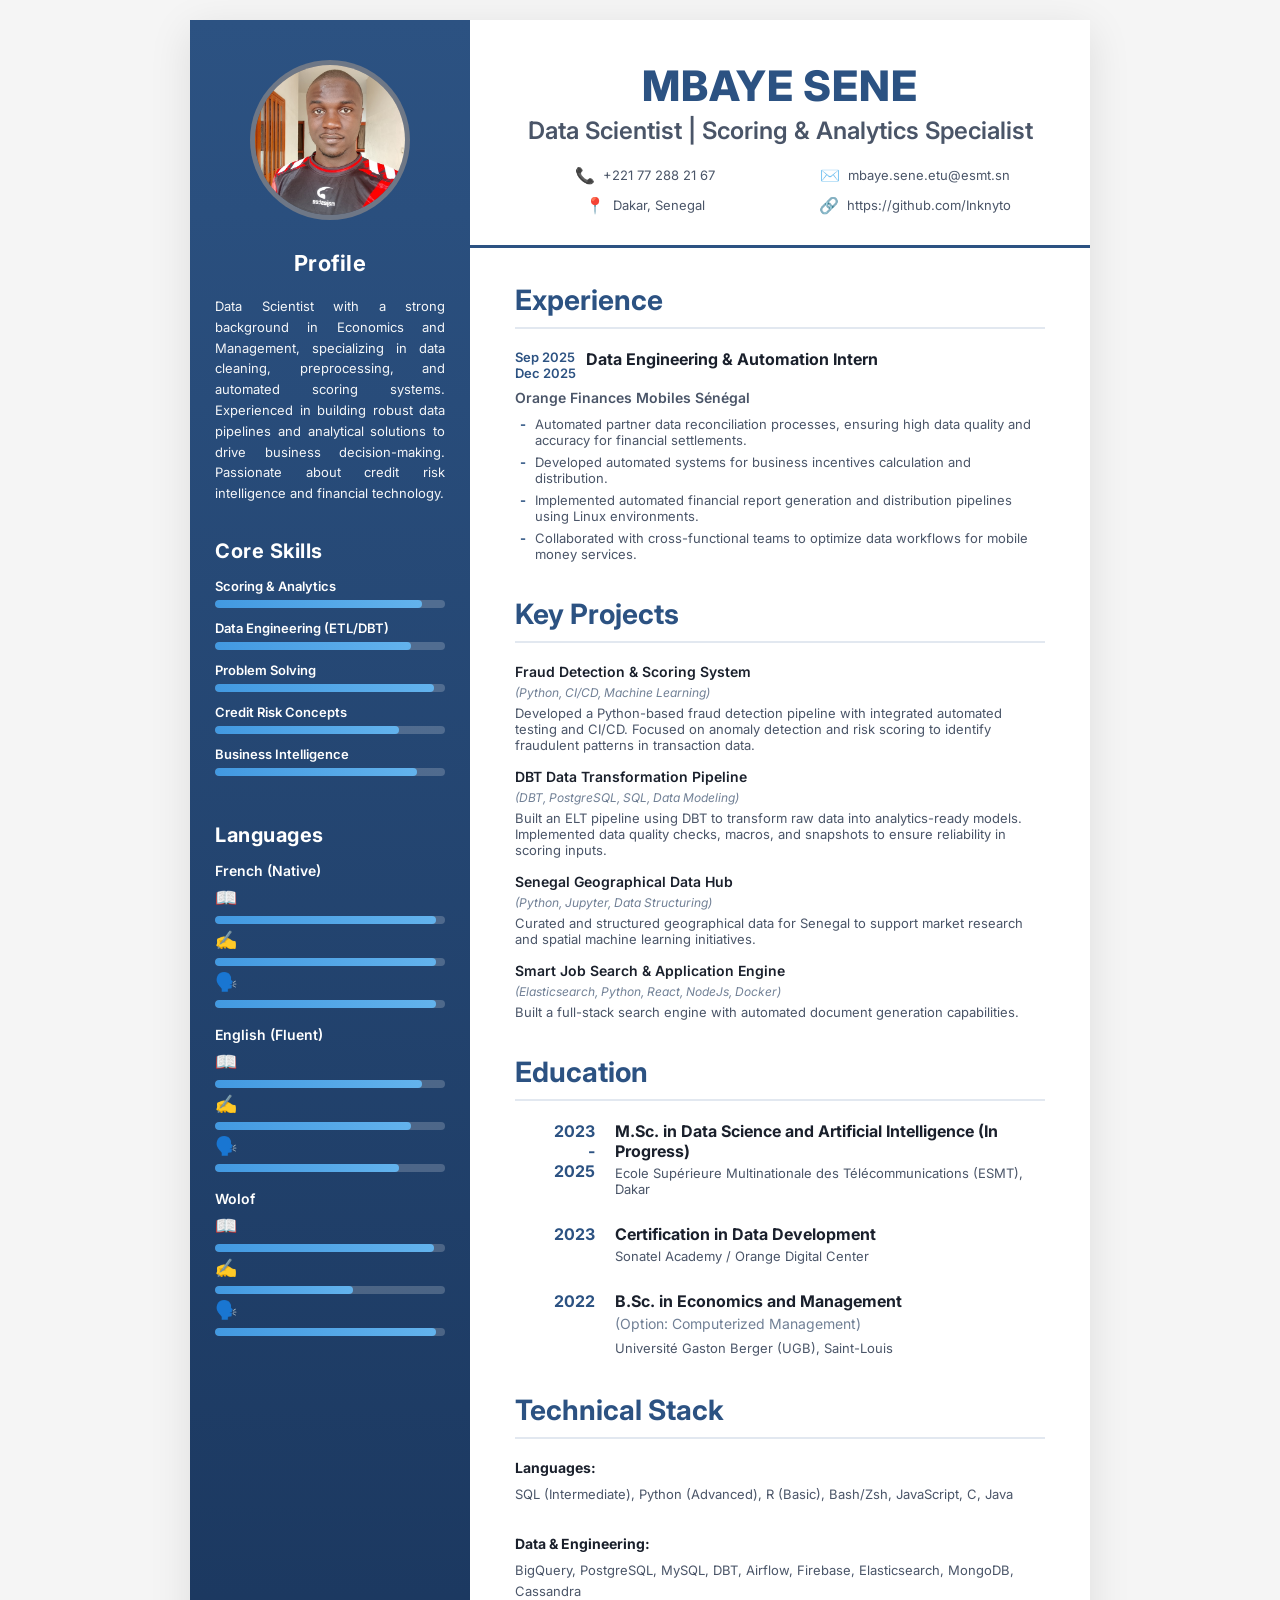
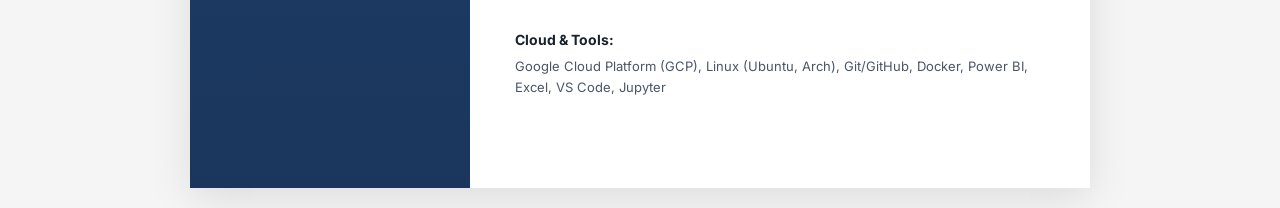
<file: index.html>
<!-- ~/Documents/candidature_gabar/cv_data_scientist/inknyto.github.io/index.html 20 Feb at 11:28:01 AM -->
<!-- ~/Documents/git/Inknyto.github.io/index.html 20 Feb 2026 -->
<!DOCTYPE html>
<html lang="en">
<head>
    <meta charset="UTF-8">
    <meta name="viewport" content="width=device-width, initial-scale=1.0">
    <title>CV - Mbaye Sene - Data Scientist</title>
    <link href="https://fonts.googleapis.com/css2?family=Inter:wght@400;600;700;800&display=swap" rel="stylesheet">
    <link rel="stylesheet" href="style.css">
</head>
<body>
    <div class="resume-container">
        <!-- Header -->
        <div class="header">
            <h1>MBAYE SENE</h1>
            <div class="title">Data Scientist | Scoring & Analytics Specialist</div>
            <div class="contact-info">
                <div class="contact-item">
                    <span class="contact-icon">📞</span>
                    <span>+221 77 288 21 67</span>
                </div>
                <div class="contact-item">
                    <span class="contact-icon">✉️</span>
                    <span>mbaye.sene.etu@esmt.sn</span>
                </div>
                <div class="contact-item">
                    <span class="contact-icon">📍</span>
                    <span>Dakar, Senegal</span>
                </div>
                <div class="contact-item">
                    <span class="contact-icon">🔗</span>
                    <span>https://github.com/Inknyto</span>
                </div>
            </div>
        </div>

        <!-- Left Sidebar -->
        <div class="sidebar">
            <div class="profile-image">
                <img src="resume_photo.jpg" alt="Mbaye Sene">
            </div>

            <h2>Profile</h2>
            <p class="profile-text">
                Data Scientist with a strong background in Economics and Management, specializing in data cleaning, preprocessing, and automated scoring systems. Experienced in building robust data pipelines and analytical solutions to drive business decision-making. Passionate about credit risk intelligence and financial technology.
            </p>

            <div class="section">
                <h3>Core Skills</h3>
                <div class="skill-item">
                    <span class="skill-label">Scoring & Analytics</span>
                    <div class="skill-bar">
                        <div class="skill-fill" style="width: 90%;"></div>
                    </div>
                </div>
                <div class="skill-item">
                    <span class="skill-label">Data Engineering (ETL/DBT)</span>
                    <div class="skill-bar">
                        <div class="skill-fill" style="width: 85%;"></div>
                    </div>
                </div>
                <div class="skill-item">
                    <span class="skill-label">Problem Solving</span>
                    <div class="skill-bar">
                        <div class="skill-fill" style="width: 95%;"></div>
                    </div>
                </div>
                <div class="skill-item">
                    <span class="skill-label">Credit Risk Concepts</span>
                    <div class="skill-bar">
                        <div class="skill-fill" style="width: 80%;"></div>
                    </div>
                </div>
                <div class="skill-item">
                    <span class="skill-label">Business Intelligence</span>
                    <div class="skill-bar">
                        <div class="skill-fill" style="width: 88%;"></div>
                    </div>
                </div>
            </div>

            <div class="section">
                <h3>Languages</h3>
                <div class="language-item">
                    <div class="language-header">
                        <span class="language-name">French (Native)</span>
                    </div>
                    <div class="language-header" style="margin-top: 5px;">
                        <span class="language-icon">📖</span> <span style="font-size: 11px;"></span>
                    </div>
                    <div class="skill-bar">
                        <div class="skill-fill" style="width: 96%;"></div>
                    </div>
                    <div class="language-header" style="margin-top: 5px;">
                        <span class="language-icon">✍️</span> <span style="font-size: 11px;"></span>
                    </div>
                    <div class="skill-bar">
                        <div class="skill-fill" style="width: 96%;"></div>
                    </div>
                    <div class="language-header" style="margin-top: 5px;">
                        <span class="language-icon">🗣️</span> <span style="font-size: 11px;"></span>
                    </div>
                    <div class="skill-bar">
                        <div class="skill-fill" style="width: 96%;"></div>
                    </div>
                </div>

                <div class="language-item">
                    <div class="language-header">
                        <span class="language-name">English (Fluent)</span>
                    </div>
                    <div class="language-header" style="margin-top: 5px;">
                        <span class="language-icon">📖</span> <span style="font-size: 11px;"></span>
                    </div>
                    <div class="skill-bar">
                        <div class="skill-fill" style="width: 90%;"></div>
                    </div>
                    <div class="language-header" style="margin-top: 5px;">
                        <span class="language-icon">✍️</span> <span style="font-size: 11px;"></span>
                    </div>
                    <div class="skill-bar">
                        <div class="skill-fill" style="width: 85%;"></div>
                    </div>
                    <div class="language-header" style="margin-top: 5px;">
                        <span class="language-icon">🗣️</span> <span style="font-size: 11px;"></span>
                    </div>
                    <div class="skill-bar">
                        <div class="skill-fill" style="width: 80%;"></div>
                    </div>
                </div>

                <div class="language-item">
                    <div class="language-header">
                        <span class="language-name">Wolof</span>
                    </div>
                    <div class="language-header" style="margin-top: 5px;">
                        <span class="language-icon">📖</span> <span style="font-size: 11px;"></span>
                    </div>
                    <div class="skill-bar">
                        <div class="skill-fill" style="width: 95%;"></div>
                    </div>
                    <div class="language-header" style="margin-top: 5px;">
                        <span class="language-icon">✍️</span> <span style="font-size: 11px;"></span>
                    </div>
                    <div class="skill-bar">
                        <div class="skill-fill" style="width: 60%;"></div>
                    </div>
                    <div class="language-header" style="margin-top: 5px;">
                        <span class="language-icon">🗣️</span> <span style="font-size: 11px;"></span>
                    </div>
                    <div class="skill-bar">
                        <div class="skill-fill" style="width: 96%;"></div>
                    </div>
                </div>
            </div>
        </div>

        <!-- Main Content -->
        <div class="main-content">
            <div class="main-section">
                <h2>Experience</h2>
                <div class="experience-item">
                    <div class="experience-header">
                        <div class="experience-date"><div>Sep 2025</div><div>Dec 2025</div></div>
                        <div class="experience-title">Data Engineering & Automation Intern</div>
                    </div>
                    <div class="experience-company">Orange Finances Mobiles Sénégal</div>
                    <ul>
                        <li>Automated partner data reconciliation processes, ensuring high data quality and accuracy for financial settlements.</li>
                        <li>Developed automated systems for business incentives calculation and distribution.</li>
                        <li>Implemented automated financial report generation and distribution pipelines using Linux environments.</li>
                        <li>Collaborated with cross-functional teams to optimize data workflows for mobile money services.</li>
                    </ul>
                </div>
            </div>

            <div class="main-section">
                <h2>Key Projects</h2>
                <div class="project-item">
                    <div class="project-title">Fraud Detection & Scoring System</div>
                    <div class="project-tech">(Python, CI/CD, Machine Learning)</div>
                    <p style="font-size: 13px; color: #4a5568; margin-top: 5px;">
                        Developed a Python-based fraud detection pipeline with integrated automated testing and CI/CD. Focused on anomaly detection and risk scoring to identify fraudulent patterns in transaction data.
                    </p>
                </div>
                <div class="project-item">
                    <div class="project-title">DBT Data Transformation Pipeline</div>
                    <div class="project-tech">(DBT, PostgreSQL, SQL, Data Modeling)</div>
                    <p style="font-size: 13px; color: #4a5568; margin-top: 5px;">
                        Built an ELT pipeline using DBT to transform raw data into analytics-ready models. Implemented data quality checks, macros, and snapshots to ensure reliability in scoring inputs.
                    </p>
                </div>
                <div class="project-item">
                    <div class="project-title">Senegal Geographical Data Hub</div>
                    <div class="project-tech">(Python, Jupyter, Data Structuring)</div>
                    <p style="font-size: 13px; color: #4a5568; margin-top: 5px;">
                        Curated and structured geographical data for Senegal to support market research and spatial machine learning initiatives.
                    </p>
                </div>
                <div class="project-item">
                    <div class="project-title">Smart Job Search & Application Engine</div>
                    <div class="project-tech">(Elasticsearch, Python, React, NodeJs, Docker)</div>
                    <p style="font-size: 13px; color: #4a5568; margin-top: 5px;">
                        Built a full-stack search engine with automated document generation capabilities.
                    </p>
                </div>
            </div>

            <div class="main-section">
                <h2>Education</h2>
                <div class="timeline-item">
                    <div class="timeline-year"><div>2023 </div> - <div>2025 </div></div>
                    <div class="timeline-content">
                        <h3>M.Sc. in Data Science and Artificial Intelligence (In Progress)</h3>
                        <div class="institution">Ecole Supérieure Multinationale des Télécommunications (ESMT), Dakar</div>
                    </div>
                </div>
                <div class="timeline-item">
                    <div class="timeline-year">2023</div>
                    <div class="timeline-content">
                        <h3>Certification in Data Development</h3>
                        <div class="institution">Sonatel Academy / Orange Digital Center</div>
                    </div>
                </div>
                <div class="timeline-item">
                    <div class="timeline-year">2022</div>
                    <div class="timeline-content">
                        <h3>B.Sc. in Economics and Management</h3>
                        <div class="subtitle">(Option: Computerized Management)</div>
                        <div class="institution">Université Gaston Berger (UGB), Saint-Louis</div>
                    </div>
                </div>
            </div>

            <div class="main-section">
                <h2>Technical Stack</h2>
                <div class="tools-grid">
                    <div class="tools-category">
                        <h4>Languages:</h4>
                        <div class="tools-list">SQL (Intermediate), Python (Advanced), R (Basic), Bash/Zsh, JavaScript, C, Java</div>
                    </div>
                    <div class="tools-category">
                        <h4>Data & Engineering:</h4>
                        <div class="tools-list">BigQuery, PostgreSQL, MySQL, DBT, Airflow, Firebase, Elasticsearch, MongoDB, Cassandra</div>
                    </div>
                    <div class="tools-category">
                        <h4>Cloud & Tools:</h4>
                        <div class="tools-list">Google Cloud Platform (GCP), Linux (Ubuntu, Arch), Git/GitHub, Docker, Power BI, Excel, VS Code, Jupyter</div>
                    </div>
                </div>
            </div>
        </div>
    </div>
</body>
</html>
</file>
<file: style.css>
/* ~/Documents/candidature_gabar/cv_data_scientist/inknyto.github.io/style.css 20 Feb at 11:31:26 AM */
* {
    margin: 0;
    padding: 0;
    box-sizing: border-box;
}

body {
    font-family: 'Inter', sans-serif;
    background: #f5f5f5;
    display: flex;
    justify-content: center;
    align-items: center;
    min-height: 100vh;
    padding: 20px;
}

.resume-container {
    width: 100%;
    max-width: 900px;
    background: white;
    box-shadow: 0 10px 40px rgba(0, 0, 0, 0.1);
    display: grid;
    grid-template-columns: 280px 1fr;
    grid-template-areas: 
        "sidebar header"
        "sidebar main";
    min-height: 1200px;
}

/* Header - Moved to top level for better control */
.header {
    grid-area: header;
    text-align: center;
    padding: 40px 45px 30px;
    border-bottom: 3px solid #2c5282;
    background: white;
}

.header h1 {
    font-size: 42px;
    font-weight: 800;
    color: #2c5282;
    margin-bottom: 5px;
    letter-spacing: 1px;
}

.header .title {
    font-size: 24px;
    font-weight: 600;
    color: #4a5568;
    margin-bottom: 20px;
}

.contact-info {
    display: grid;
    grid-template-columns: repeat(2, 1fr);
    gap: 10px; 
    justify-items: center;
    align-items: center;
    font-size: 13px;
    color: #4a5568;
}

.contact-item {
    display: flex;
    align-items: center;
    gap: 8px;
}

.contact-icon {
    font-size: 16px;
    color: #2c5282;
}

/* Left Sidebar */
.sidebar {
    grid-area: sidebar;
    background: linear-gradient(180deg, #2c5282 0%, #1a365d 100%);
    color: white;
    padding: 40px 25px;
    display: flex;
    flex-direction: column;
}

.profile-image {
    width: 160px;
    height: 160px;
    border-radius: 50%;
    margin: 0 auto 30px;
    overflow: hidden;
    border: 5px solid rgba(255, 255, 255, 0.2);
    background: #4a5568;
}

.profile-image img {
    width: 100%;
    height: 100%;
    object-fit: cover;
}

.sidebar h2 {
    font-size: 22px;
    font-weight: 700;
    margin-bottom: 20px;
    text-align: center;
    letter-spacing: 0.5px;
}

.profile-text {
    font-size: 13px;
    line-height: 1.6;
    margin-bottom: 35px;
    text-align: justify;
    opacity: 0.95;
}

.section {
    margin-bottom: 35px;
}

.section h3 {
    font-size: 20px;
    font-weight: 700;
    margin-bottom: 15px;
    letter-spacing: 0.5px;
}

.skill-item {
    margin-bottom: 12px;
}

.skill-label {
    font-size: 13px;
    font-weight: 600;
    margin-bottom: 6px;
    display: block;
}

.skill-bar {
    width: 100%;
    height: 8px;
    background: rgba(255, 255, 255, 0.2);
    border-radius: 4px;
    overflow: hidden;
}

.skill-fill {
    height: 100%;
    background: linear-gradient(90deg, #4299e1 0%, #63b3ed 100%);
    border-radius: 4px;
}

.language-item {
    margin-bottom: 18px;
}

.language-header {
    display: flex;
    align-items: center;
    gap: 10px;
    margin-bottom: 8px;
}

.language-icon {
    font-size: 18px;
}

.language-name {
    font-size: 14px;
    font-weight: 600;
}

/* Main Content */
.main-content {
    grid-area: main;
    padding: 0 45px 40px;
    background: white;
}

.main-section {
    margin-top: 35px;
    margin-bottom: 35px;
}

.main-section h2 {
    font-size: 28px;
    font-weight: 700;
    color: #2c5282;
    margin-bottom: 20px;
    border-bottom: 2px solid #e2e8f0;
    padding-bottom: 10px;
}

.timeline-item {
    margin-bottom: 25px;
    display: grid;
    grid-template-columns: 80px 1fr;
    gap: 20px;
}

.timeline-year {
    font-size: 16px;
    font-weight: 700;
    color: #2c5282;
    text-align: right;
}

.timeline-content h3 {
    font-size: 16px;
    font-weight: 700;
    color: #1a202c;
    margin-bottom: 4px;
}

.timeline-content .institution {
    font-size: 13px;
    color: #4a5568;
    margin-bottom: 2px;
}

.timeline-content .subtitle {
    font-size: 14px;
    color: #718096;
    margin-bottom: 8px;
}

.experience-item {
    margin-bottom: 25px;
}

.experience-header {
    display: flex;
    gap:10px;
    align-items: baseline;
    margin-bottom: 8px;
}

.experience-title {
    align-self:start;
    font-size: 16px;
    font-weight: 700;
    color: #1a202c;
}

.experience-date {
    font-size: 13px;
    font-weight: 600;
    color: #2c5282;
}

.experience-company {
    font-size: 14px;
    color: #4a5568;
    margin-bottom: 10px;
    font-weight: 600;
}

.experience-item ul {
    list-style: none;
    padding-left: 0;
}

.experience-item li {
    font-size: 13px;
    color: #4a5568;
    margin-bottom: 6px;
    padding-left: 20px;
    position: relative;
}

.experience-item li:before {
    content: "-";
    position: absolute;
    left: 5px;
    color: #2c5282;
    font-weight: 700;
}

.project-item {
    margin-bottom: 15px;
}

.project-title {
    font-size: 14px;
    font-weight: 600;
    color: #1a202c;
    margin-bottom: 5px;
}

.project-tech {
    font-size: 12px;
    color: #718096;
    font-style: italic;
}

.tools-grid {
    display: grid;
    gap: 15px;
}

.tools-category {
    margin-bottom: 15px;
}

.tools-category h4 {
    font-size: 14px;
    font-weight: 700;
    color: #1a202c;
    margin-bottom: 8px;
}

.tools-list {
    font-size: 13px;
    color: #4a5568;
    line-height: 1.6;
}

/* Mobile Responsiveness */
@media screen and (max-width: 768px) {
    body {
        padding: 0;
    }

    .resume-container {
        grid-template-columns: 1fr;
        grid-template-areas: 
            "header"
            "sidebar"
            "main";
        min-height: auto;
    }

    .header {
        padding: 30px 20px;
    }

    .header h1 {
        font-size: 32px;
    }

    .header .title {
        font-size: 20px;
    }

    .contact-info {
        grid-template-columns: 1fr;
        justify-items: start;
        padding-left: 20px;
    }

    .sidebar {
        padding: 30px 20px;
    }

    .main-content {
        padding: 0 20px 30px;
    }

    .timeline-item {
        grid-template-columns: 1fr;
        gap: 5px;
    }

    .timeline-year {
        text-align: left;
        font-size: 14px;
    }

    .experience-header {
        flex-direction: column;
        gap: 5px;
    }

    .main-section h2 {
        font-size: 24px;
    }
}

@media print {
    body {
        background: white;
        padding: 0;
    }
    .resume-container {
        box-shadow: none;
        max-width: 100%;
    }
}
</file>
